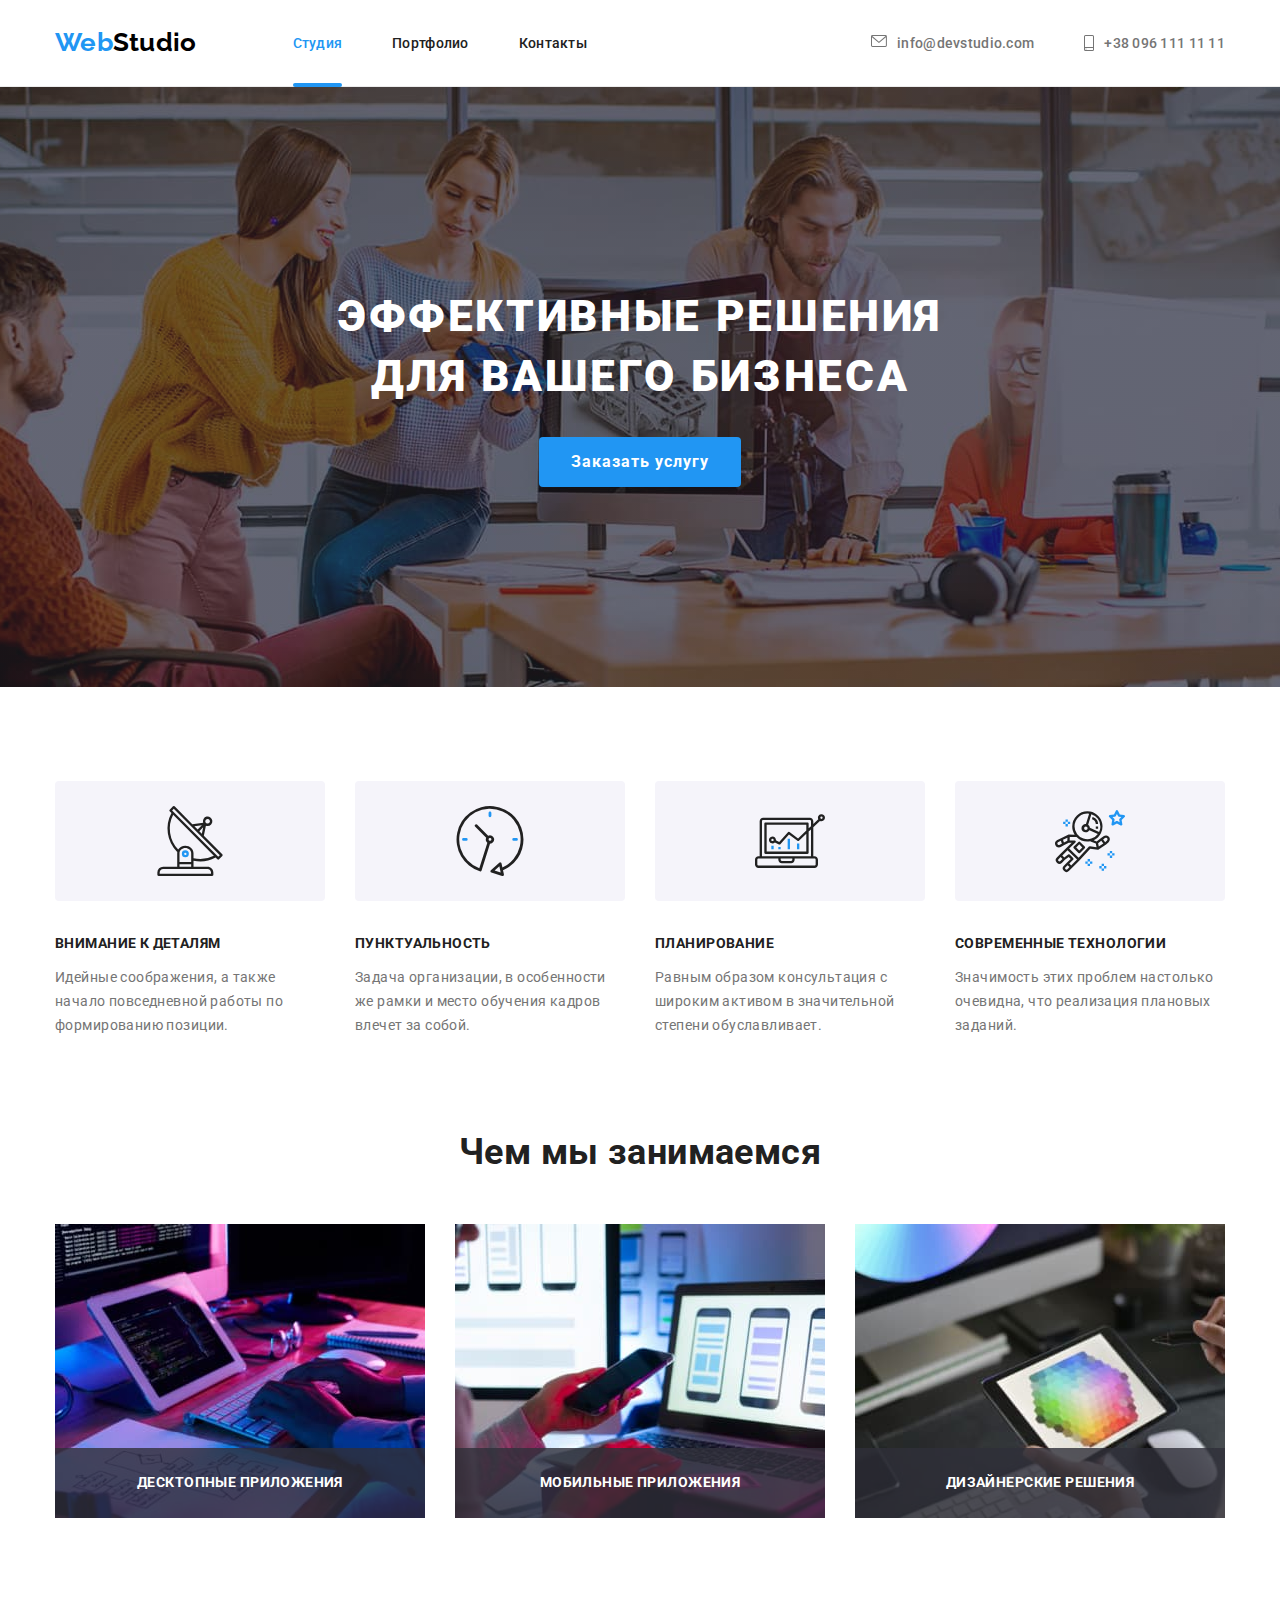
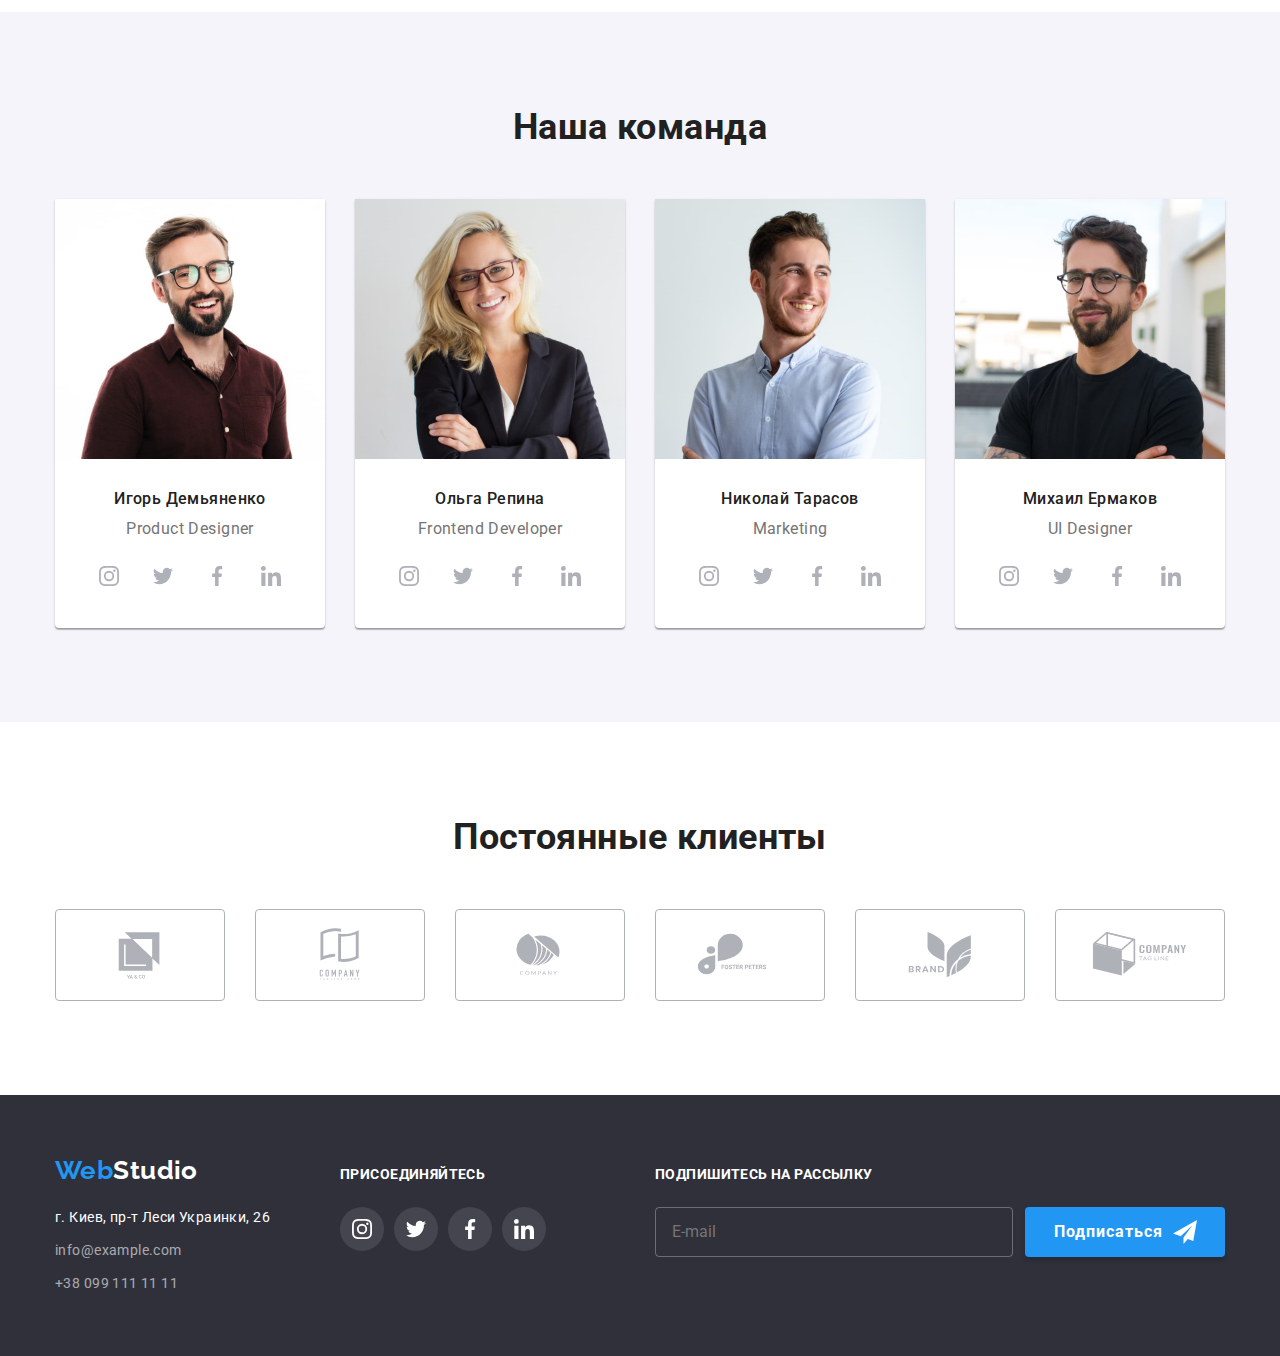
<file: index.html>
<!DOCTYPE html>
<html lang="ru">
<head>
    <meta charset="UTF-8">
    <meta http-equiv="X-UA-Compatible" content="IE=edge">
    <meta name="viewport" content="width=device-width, initial-scale=1.0">
    <title>Homework 1</title>
    <link 
        href="https://fonts.googleapis.com/css2?family=Raleway:wght@700&family=Roboto:wght@400;500;700;900&display=swap"
        rel="stylesheet">
    <link 
        rel="stylesheet" 
        href="https://cdnjs.cloudflare.com/ajax/libs/modern-normalize/1.1.0/modern-normalize.min.css">
    <link 
        rel="stylesheet" 
        href="./css/style.css">
    
</head>

<body>
    <!--Шапка сайту-->
    <header class="page-header">
        <div class="header-nav container">
            <a href="./index.html" lang="us" class="logo-link logo"> Web<span class="studio-header">Studio</span></a>
            <nav class="nav">
                <ul class="site-nav list">
                    <li>
                        <a class="link-nav current" href="#">Студия</a>
                    </li>
                    <li>
                        <a class="link-nav" href="./portfolio.html">Портфолио</a>
                    </li>
                    <li>
                        <a class="link-nav" href="#">Контакты</a>
                    </li>
                </ul>
            </nav>

            <div class="auth-nav">
                <a class="auth-link" href="mailto:info@devstudio.com">
                    <svg class="icon-contact" aria-hidden="true" width="16px" height="12px">
                        <use href="./images/sprite/icons.svg#icon-envelope"></use>
                    </svg>info@devstudio.com
                </a>

                <a class="auth-link" href="tel:+380961111111">
                    <svg class="icon-contact" aria-hidden="true" width="10px" height="16px">
                        <use href="./images/sprite/icons.svg#icon-smartphone"></use>
                    </svg>+38 096 111 11 11</a>
            </div>
        </div>
    </header>

    <main>
        <!--Герой-->
        <section class="hero">
            <div class="container">
                <h1 class="hero-title">Эффективные решения для вашего бизнеса</h1>
                <button class="button-hero button" type="button" data-modal-open>Заказать услугу</button>
            </div>
        </section>
        
        <!-- Наши преимущества -->
        <section class="section benefits">
            <div class="container">
                <h2 class="visually-hidden">Наши преимущества</h2>
                <ul class="benefits-list list">
                    <li class="text">
                        <div class="block-benefits">
                            <svg class="icon-benefits" aria-hidden="true" width="70" height="70">
                                <use href="./images/sprite/icons.svg#icon-antenna"></use>
                            </svg>
                        </div>
                        <h3 class="benefits-title">Внимание к деталям</h3>
                        <p>Идейные соображения, а также начало повседневной работы по формированию позиции.</p>
                    </li>

                    <li class="text">
                        <div class="block-benefits">
                            <svg class="icon-benefits" aria-hidden="true" width="70" height="70">
                                <use href="./images/sprite/icons.svg#icon-clock"></use>
                            </svg>
                        </div>
                        <h3 class="benefits-title">Пунктуальность</h3>
                        <p>Задача организации, в особенности же рамки и место обучения кадров влечет за собой.</p>
                    </li>

                    <li class="text">
                        <div class="block-benefits">
                            <svg class="icon-benefits" width="70" height="70">
                                <use href="./images/sprite/icons.svg#icon-diagram"></use>
                            </svg>
                        </div>
                        <h3 class="benefits-title">Планирование</h3>
                        <p>Равным образом консультация с широким активом в значительной степени обуславливает.</p>
                    </li>

                    <li class="text">
                        <div class="block-benefits">
                            <svg class="icon-benefits" width="70" height="70">
                                <use href="./images/sprite/icons.svg#icon-astronaut"></use>
                            </svg>
                        </div>
                        <h3 class="benefits-title">Современные технологии</h3>
                        <p>Значимость этих проблем настолько очевидна, что реализация плановых заданий.</p>
                    </li>
                </ul>
            </div>
        </section>
        
        <section class="section activity">
            <div class="container">
                <h3 class="activity-title">Чем мы занимаемся</h3>
                <ul class="activity-list list">
                    <div class="activity-block">
                        <li class="pic"><img src="./images/development.jpg" width="370" alt="Разработка"></li>
                        <h3 class="overlay-activity">Десктопные приложения</h3>
                    </div>

                    <div class="activity-block">
                        <li class="pic"><img src="./images/adaptive.jpg" width="370" alt="Адаптивность приложений"></li>
                        <h3 class="overlay-activity">Мобильные приложения</h3>
                    </div>

                    <div class="activity-block">
                        <li class="pic"><img src="./images/design.jpg" width="370" alt="Дизайн"></li>
                        <h3 class="overlay-activity">Дизайнерские решения</h3>
                    </div>
                </ul>
            </div>
        </section>
        
        <section class="section team">
            <div class="container">
                <h3 class="team-title">Наша команда</h3>
                <ul class="team-list list">
                    <li class="card">
                        <img src="./images/Product_Designer.jpg" width="270" height="260" alt="Product Designer Игорь Демьяненко">
                        <div class="text">
                            <h3 class="caption">Игорь Демьяненко</h3>
                            <p>Product Designer</p>
                            <ul class="social-list-team list">
                                <li class="social-link-team">
                                    <a href="#" class="icon-team-link">
                                        <svg class="icon-team" width="20" height="20">
                                            <use href="./images/sprite/icons.svg#icon-instagram-1"></use>
                                        </svg>
                                    </a>
                                </li>
                                <li class="social-link-team">
                                    <a href="#" class="icon-team-link">
                                        <svg class="icon-team" width="20" height="20">
                                            <use href="./images/sprite/icons.svg#icon-twitter-1"></use>
                                        </svg>
                                    </a>
                                </li>
                                <li class="social-link-team">
                                    <a href="#" class="icon-team-link">
                                        <svg class="icon-team" width="20" height="20">
                                            <use href="./images/sprite/icons.svg#icon-facebook-1"></use>
                                        </svg>
                                    </a>
                                </li>
                                <li class="social-link-team">
                                    <a href="#" class="icon-team-link">
                                        <svg class="icon-team" width="20" height="20">
                                            <use href="./images/sprite/icons.svg#icon-linkedin-1"></use>
                                        </svg>
                                    </a>
                                </li>
                            </ul>
                        </div>
                    </li>

                    <li class="card">
                        <img src="./images/Frontend_Developer.jpg" width="270" height="260" alt="Frontend Developer Ольга Репина">
                        <div class="text">
                            <h3 class="caption">Ольга Репина</h3>
                            <p>Frontend Developer</p>
                            <ul class="social-list-team list">
                                <li class="social-link-team">
                                    <a href="#" class="icon-team-link">
                                        <svg class="icon-team" width="20" height="20">
                                            <use href="./images/sprite/icons.svg#icon-instagram-1"></use>
                                        </svg>
                                    </a>
                                </li>
                                <li class="social-link-team">
                                    <a href="#" class="icon-team-link">
                                        <svg class="icon-team" width="20" height="20">
                                            <use href="./images/sprite/icons.svg#icon-twitter-1"></use>
                                        </svg>
                                    </a>
                                </li>
                                <li class="social-link-team">
                                    <a href="#" class="icon-team-link">
                                        <svg class="icon-team" width="20" height="20">
                                            <use href="./images/sprite/icons.svg#icon-facebook-1"></use>
                                        </svg>
                                    </a>
                                </li>
                                <li class="social-link-team">
                                    <a href="#" class="icon-team-link">
                                        <svg class="icon-team" width="20" height="20">
                                            <use href="./images/sprite/icons.svg#icon-linkedin-1"></use>
                                        </svg>
                                    </a>
                                </li>
                            </ul>
                        </div>
                    </li>

                    <li class="card">
                        <img src="./images/Marketing.jpg" width="270" height="260" alt="Marketing Николай Тарасов">
                        <div class="text">
                            <h3 class="caption">Николай Тарасов</h3>
                            <p>Marketing</p>
                            <ul class="social-list-team list">
                                <li class="social-link-team">
                                    <a href="#" class="icon-team-link">
                                        <svg class="icon-team" width="20" height="20">
                                            <use href="./images/sprite/icons.svg#icon-instagram-1"></use>
                                        </svg>
                                    </a>
                                </li>
                                <li class="social-link-team">
                                    <a href="#" class="icon-team-link">
                                        <svg class="icon-team" width="20" height="20">
                                            <use href="./images/sprite/icons.svg#icon-twitter-1""></use>
                                        </svg>
                                    </a>
                                </li>
                                <li class="social-link-team">
                                    <a href="#" class="icon-team-link">
                                        <svg class="icon-team" width="20" height="20">
                                            <use href="./images/sprite/icons.svg#icon-facebook-1"></use>
                                        </svg>
                                    </a>
                                </li>
                                <li class="social-link-team">
                                    <a href="#" class="icon-team-link">
                                        <svg class="icon-team" width="20" height="20">
                                            <use href="./images/sprite/icons.svg#icon-linkedin-1"></use>
                                        </svg>
                                    </a>
                                </li>
                            </ul>
                        </div>
                    </li>

                    <li class="card">
                        <img src="./images/UI_Designer.jpg" width="270" height="260" alt="UI Designer Михаил Ермаков">
                        <div class="text">
                            <h3 class="caption">Михаил Ермаков</h3>
                            <p>UI Designer</p>
                            <ul class="social-list-team list">
                                <li class="social-link-team">
                                    <a href="#" class="icon-team-link">
                                        <svg class="icon-team" width="20" height="20">
                                            <use href="./images/sprite/icons.svg#icon-instagram-1"></use>
                                        </svg>
                                    </a>
                                </li>
                                <li class="social-link-team">
                                    <a href="#" class="icon-team-link">
                                        <svg class="icon-team" width="20" height="20">
                                            <use href="./images/sprite/icons.svg#icon-twitter-1"></use>
                                        </svg>
                                    </a>
                                </li>
                                <li class="social-link-team">
                                    <a href="#" class="icon-team-link">
                                        <svg class="icon-team" width="20" height="20">
                                            <use href="./images/sprite/icons.svg#icon-facebook-1"></use>
                                        </svg>
                                    </a>
                                </li>
                                <li class="social-link-team">
                                    <a href="#" class="icon-team-link">
                                        <svg class="icon-team" width="20" height="20">
                                            <use href="./images/sprite/icons.svg#icon-linkedin-1"></use>
                                        </svg>
                                    </a>
                                </li>
                            </ul>
                        </div>
                    </li>
                </ul>
            </div>
        </section>

        <section class="section client">
            <div class="container">
                <h3 class="client-title">Постоянные клиенты</h3>
                <ul class="client-list list">
                    <li class="client-border">
                        <a href="#" class="client-link" aria-hidden="клиенты">
                            <svg width="106" height="60">
                                <use href="./images/sprite/icons.svg#icon-client-1"></use>
                            </svg>
                        </a>
                    </li>
                    <li class="client-border">
                        <a href="#" class="client-link" aria-hidden="клиенты">
                            <svg width="106" height="60">
                                <use href="./images/sprite/icons.svg#icon-client-2"></use>
                            </svg>
                        </a>
                    </li>
                    <li class="client-border">
                        <a href="#" class="client-link" aria-hidden="клиенты">
                            <svg width="106" height="60">
                                <use href="./images/sprite/icons.svg#icon-client-3"></use>
                            </svg>
                        </a>
                    </li>
                    <li class="client-border">
                        <a href="#" class="client-link" aria-hidden="клиенты">
                            <svg width="106" height="60">
                                <use href="./images/sprite/icons.svg#icon-client-4"></use>
                            </svg>
                        </a>
                    </li>
                    <li class="client-border">
                        <a href="#" class="client-link" aria-hidden="клиенты">
                            <svg width="106" height="60">
                                <Use href="./images/sprite/icons.svg#icon-client-5"></Use>
                            </svg>
                        </a>
                    </li>
                    <li class="client-border">
                        <a href="#" class="client-link" aria-hidden="клиенты">
                            <svg width="106" height="60">
                                <use href="./images/sprite/icons.svg#icon-client-6"></use>
                            </svg>
                        </a>
                    </li>
                </ul>
            </div>
        </section>
    </main>

        <!--Підвал сайту-->
    <footer class="footer">
        <div class="container footer-main">
            <div class="fotter-container">
                <a href="./index.html" lang="us" class="logo-link logo"> Web<span class="studio-footer">Studio</span></a>
                
                <address class="address">
                    <a class="link-white" href="#">г. Киев, пр-т Леси Украинки, 26</a>
                    <a class="link" href="mailto:info@example.com">info@example.com</a>
                    <a class="link" href="tel:+380991111111">+38 099 111 11 11</a>
                </address>
            </div>
            
            <div class="connection">
                <b class="connection-title">присоединяйтесь</b>
                <ul class="connection-list list">
                    <li class="connection-items ">
                        <a href="#" class="icon-connection-link">
                            <svg class="icon-connection" width="20" height="20">
                                <use href="./images/sprite/icons.svg#icon-instagram"></use>
                            </svg>
                        </a>
                    </li>
                    <li class="connection-items">
                        <a href="#" class="icon-connection-link">
                            <svg class="icon-connection" width="20" height="20">
                                <use href="./images/sprite/icons.svg#icon-twitter"></use>
                            </svg>
                        </a>
                    </li>
                    <li class="connection-items icon-fb">
                        <a href="#" class="icon-connection-link">
                            <svg class="icon-connection" width="20" height="20">
                                <use href="./images/sprite/icons.svg#icon-facebook"></use>
                            </svg>
                        </a>
                    </li>
                    <li class="connection-items icon-linkedin">
                        <a href="#" class="icon-connection-link">
                            <svg class="icon-connection" width="20" height="20">
                                <use href="./images/sprite/icons.svg#icon-linkedin"></use>
                            </svg>
                        </a>
                    </li>
                </ul>
            </div>

            <div class="signup">
                <b class="signup-title">Подпишитесь на рассылку</b>
                <div class="signup-form">
                    <input class="signup-input" type="email" name="email" placeholder="E-mail">

                    <button type="submit" class="button signup-button">Подписаться
                        <svg width="24" height="24" class="signup-icon">
                            <use href="./images/sprite/icons.svg#icon-send"></use>
                        </svg>
                    </button>
                </div>
            </div>
        </div>
    </footer>

    <div class="backdrop is-hidden" data-modal>
        <div class="modal-window">
            <button class="close-button" data-modal-close>
                <svg class="close-icon" width="18" height="18">
                    <use href="./images/sprite/icons.svg#icon-close-form"></use>
                </svg>
            </button>
        
            <form class="modal-form">
                <b class="modal-title">Оставьте свои данные, мы вам перезвоним</b>

                <div class="form-field">
                    <label for="username">Имя</label>
                    <div class="user-icon">
                        <svg class="form-field-icon" width="18" height="18">
                            <use href="./images/sprite/icons.svg#icon-person-black"></use>
                        </svg>
                        <input type="text" name="username" id="username">
                    </div>
                </div>

                <div class="form-field">
                    <label for="phone-number">Телефон</label>
                    <div class="user-icon">
                        <svg class="form-field-icon" width="18" height="18">
                            <use href="./images/sprite/icons.svg#icon-phone-black"></use>
                        </svg>
                        <input type="tel" name="phone-number" id="phone-number">
                    </div>
                </div>

                <div class="form-field">
                    <label for="email">Почта</label>
                    <div class="user-icon">
                        <svg class="form-field-icon" width="18" height="18">
                            <use href="./images/sprite/icons.svg#icon-email-black"></use>
                        </svg>
                        <input type="email" name="email" id="email">
                    </div>
                </div>

                <div class="form-field feedback">
                    <label for="feedback">Комментарий</label>
                    <textarea name="feedback" rows="5" placeholder="Введите текст" id="feedback"></textarea>
                </div>

                <label class="agreement-block">
                    <input 
                    type="checkbox" 
                    name="agreement" 
                    value="agreement"
                    class="agreement">
                    <svg class="checbox-icon" >
                        <use href="./images/sprite/icons.svg#icon-check"></use>
                    </svg>
                    <span> Соглашаюсь с рассылкой и принимаю
                        <a href="#" class="terms_of_the_contract"> Условия договора</a>
                    </span>
                </label>
                <button type="submit" class="button button-backdrop">Отправить</button>
            </form>
        </div>
    </div>

    <script src="./js/modal.js"></script>
</body>
</html>
</file>
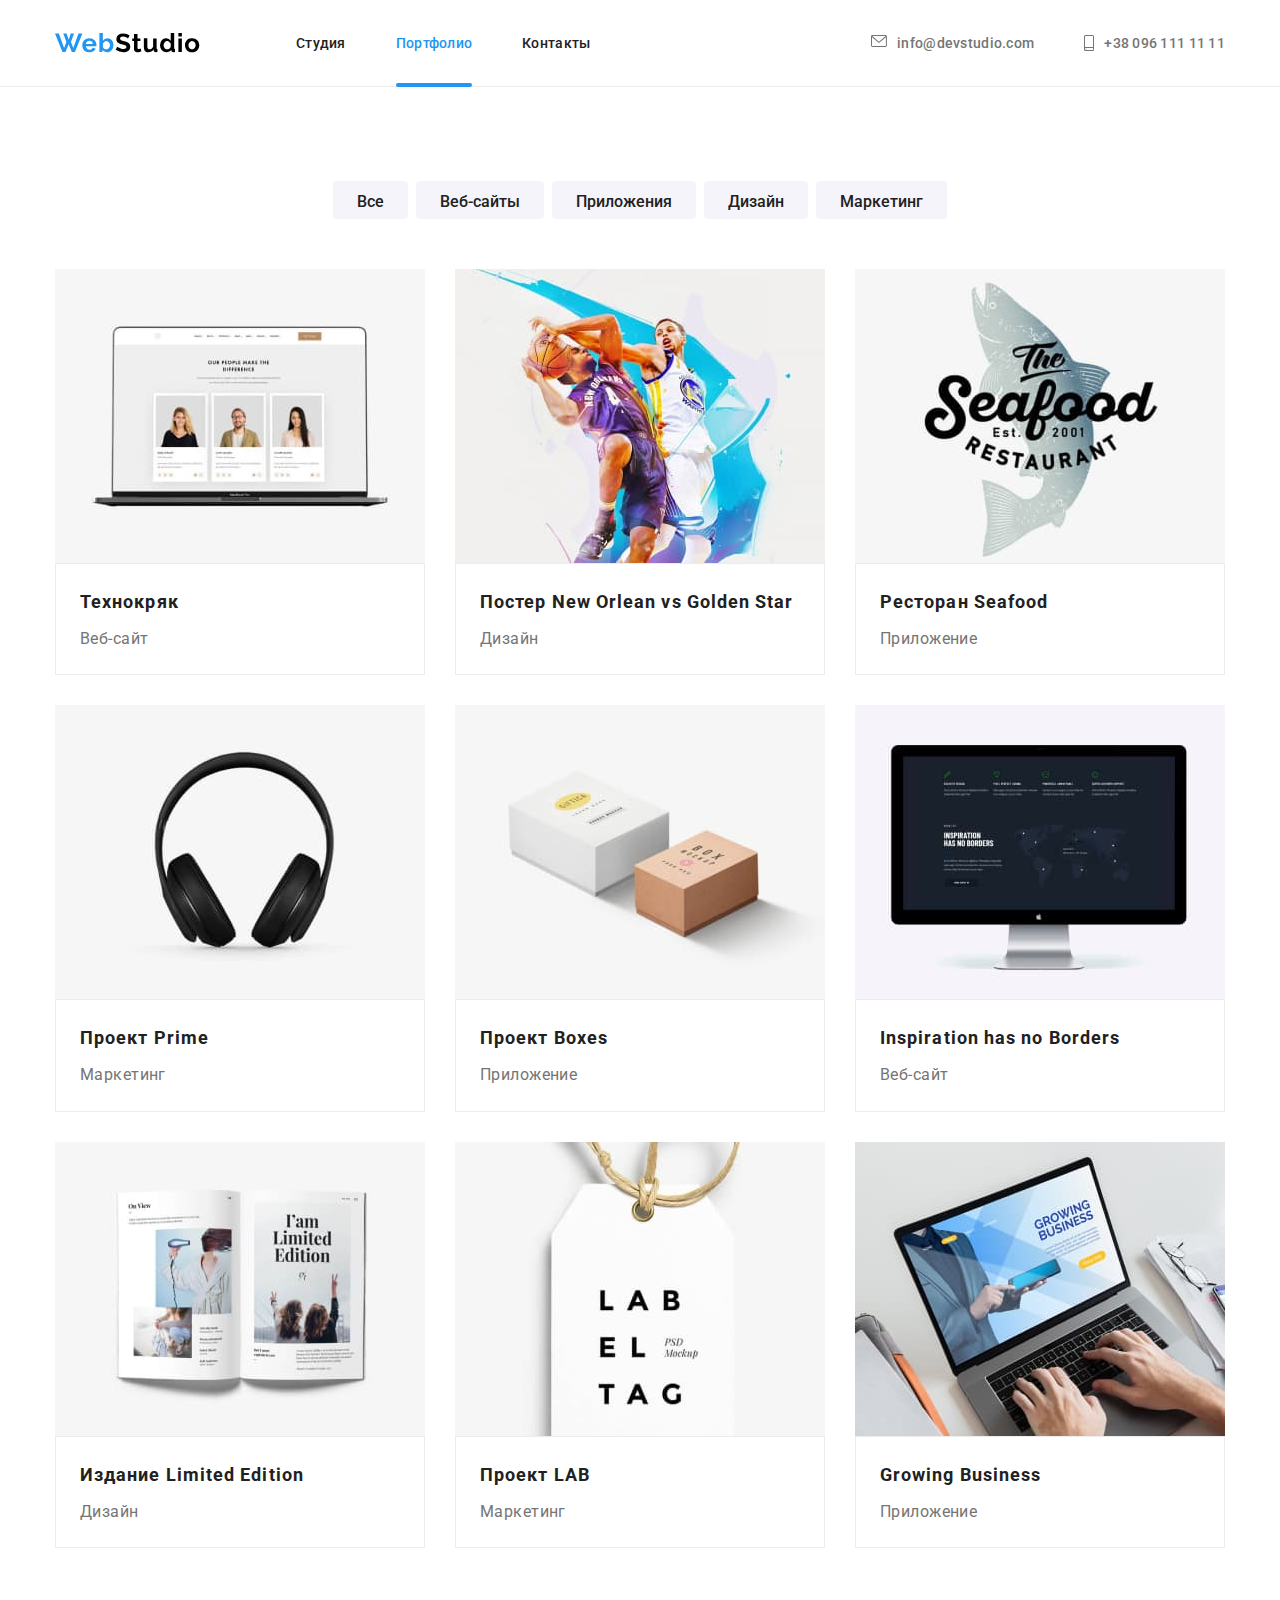
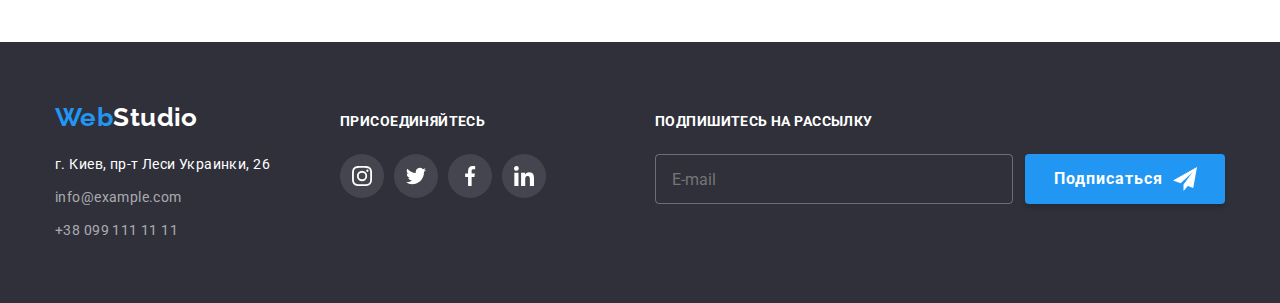
<file: portfolio.html>
<!DOCTYPE html>
<html lang="ru">
<head>
    <meta charset="UTF-8">
    <meta http-equiv="X-UA-Compatible" content="IE=edge">
    <meta name="viewport" content="width=device-width, initial-scale=1.0">
    <title>Homework 2</title>
    <link 
        href="https://fonts.googleapis.com/css2?family=Raleway:wght@700&family=Roboto:wght@400;500;700;900&display=swap"
        rel="stylesheet">
    <link 
        rel="stylesheet" 
        href="https://cdnjs.cloudflare.com/ajax/libs/modern-normalize/1.1.0/modern-normalize.min.css">
    <link 
        rel="stylesheet" 
        href="./css/style.css">
    
</head>

<body>
    <!--Шапка сайту-->
        <header class="page-header">
            <div class="header-nav container">
                <a href="./index.html">
                    <img class="logo" src="./images/logo.svg" alt="WebStudio">
                </a>
                <nav class="nav">
                    <ul class="site-nav list">
                        <li>
                            <a class="link-nav" href="./index.html">Студия</a>
                        </li>
                        <li>
                            <a class="link-nav current" href="#">Портфолио</a>
                        </li>
                        <li>
                            <a class="link-nav" href="#">Контакты</a>
                        </li>
                    </ul>
                </nav>

                <div class="auth-nav">
                    <a class="auth-link" href="mailto:info@devstudio.com">
                        <svg class="icon-contact" aria-hidden="true" width="16px" height="12px">
                            <use href="./images/sprite/icons.svg#icon-envelope"></use>
                        </svg>info@devstudio.com</a>

                    <a class="auth-link" href="tel:+380961111111">
                        <svg class="icon-contact" aria-hidden="true" width="10px" height="16px">
                            <use href="./images/sprite/icons.svg#icon-smartphone"></use>
                        </svg>+38 096 111 11 11</a>
                </div>
            </div>
        </header>

    <!--Унікальний контекст-->
    <main>
        <h1 class="visually-hidden">Портфолио</h1>
        
        <section class="section">
            <div class="container">
                <ul class="filter-nav list">
                    <li class="item">
                        <button class="button filter" type="button">Все</button>
                    </li>
                    <li class="item">
                        <button class="button filter" type="button">Веб-сайты</button>
                    </li>
                    <li class="item">
                        <button class="button filter" type="button">Приложения</button>
                    </li>
                    <li class="item">
                        <button class="button filter" type="button">Дизайн</button>
                    </li>
                    <li class="item">
                        <button class="button filter" type="button">Маркетинг</button>
                    </li>
                </ul>
            </div>

            <div class="container">
                <ul class="filter-main list">
                    <li class="filter-list">
                        <div class="filter-img">
                            <img src="./images/Технокряк.jpg" width="370" alt="веб-сайт: Технокряк">
                        
                            <div class="portfolio-overlay"> 
                                <p class="overlay-filter">Ресурс предлагает комплексные предложения с разным уровнем функционала и сервисов. Все это позволит посетителю получить
                                исчерпывающие сведения о компании или частном лице.</p> 
                            </div>
                        </div>
                        <div class="filter-text">
                            <h2 class="title">Технокряк</h2>
                            <p>Веб-сайт</p>
                        </div>
                    </li>

                    <li class="filter-list">
                        <div class="filter-img">
                            <img src="./images/Постер_New_Orlean_vs_Golden_Star.jpg" width="370" alt="дизайн: постер New Orlean vs Golden Star">

                            <div class="portfolio-overlay"> 
                                <p class="overlay-filter">Ресурс предлагает комплексные предложения с разным уровнем функционала и сервисов. Все это позволит посетителю получить
                                исчерпывающие сведения о компании или частном лице.</p> 
                            </div>
                        </div>
                        <div class="filter-text">
                            <h2 class="title">Постер New Orlean vs Golden Star</h2>
                            <p>Дизайн</p>
                        </div>
                    </li>

                    <li class="filter-list">
                        <div class="filter-img">
                            <img src="./images/Ресторан_Seafood.jpg" width="370" alt="Приложение: Ресторан Seafood">

                            <div class="portfolio-overlay"> 
                                <p class="overlay-filter">Ресурс предлагает комплексные предложения с разным уровнем функционала и сервисов. Все это позволит посетителю получить
                                исчерпывающие сведения о компании или частном лице.</p> 
                            </div>
                        </div>
                        <div class="filter-text">
                            <h2 class="title">Ресторан Seafood</h2>
                            <p>Приложение</p>
                        </div>
                    </li>

                    <li class="filter-list">
                        <div class="filter-img">
                            <img src="./images/Проект_Prime.jpg" width="370" alt="Маркетинг: Проект Prime">

                            <div class="portfolio-overlay"> 
                                <p class="overlay-filter">Ресурс предлагает комплексные предложения с разным уровнем функционала и сервисов. Все это позволит посетителю получить
                                исчерпывающие сведения о компании или частном лице.</p> 
                            </div>
                        </div>
                        <div class="filter-text">
                            <h2 class="title">Проект Prime</h2>
                            <p>Маркетинг</p>
                        </div>
                    </li>

                    <li class="filter-list">
                        <div class="filter-img">
                            <img src="./images/Проект_Boxes.jpg" width="370" alt="приложение: Проект Boxes">

                            <div class="portfolio-overlay"> 
                                <p class="overlay-filter">Ресурс предлагает комплексные предложения с разным уровнем функционала и сервисов. Все это позволит посетителю получить
                                исчерпывающие сведения о компании или частном лице.</p> 
                            </div>
                        </div>
                        <div class="filter-text">
                            <h2 class="title">Проект Boxes</h2>
                            <p>Приложение</p>
                        </div>
                    </li>

                    <li class="filter-list">
                        <div class="filter-img">
                            <img src="./images/Inspiration_has_no_Borders.jpg" width="370" alt="веб-сайт: Inspiration has no Borders">

                            <div class="portfolio-overlay"> 
                                <p class="overlay-filter">Ресурс предлагает комплексные предложения с разным уровнем функционала и сервисов. Все это позволит посетителю получить
                                исчерпывающие сведения о компании или частном лице.</p> 
                            </div>
                        </div>
                        <div class="filter-text">
                            <h2 class="title">Inspiration has no Borders</h2>
                            <p>Веб-сайт</p>
                        </div>
                    </li>

                    <li class="filter-list">
                        <div class="filter-img">
                            <img src="./images/Издание_Limited_Edition.jpg" width="370" alt="Дизайн: Издание Limited Edition">

                            <div class="portfolio-overlay"> 
                                <p class="overlay-filter">Ресурс предлагает комплексные предложения с разным уровнем функционала и сервисов. Все это позволит посетителю получить
                                исчерпывающие сведения о компании или частном лице.</p> 
                            </div>
                        </div>
                        <div class="filter-text">
                            <h2 class="title">Издание Limited Edition</h2>
                            <p>Дизайн</p>
                        </div>
                    </li>

                    <li class="filter-list">
                        <div class="filter-img">
                            <img src="./images/Проект_LAB.jpg" width="370" alt="Маркетинг: Проект LAB">

                            <div class="portfolio-overlay"> 
                                <p class="overlay-filter">Ресурс предлагает комплексные предложения с разным уровнем функционала и сервисов. Все это позволит посетителю получить
                                исчерпывающие сведения о компании или частном лице.</p> 
                            </div>
                        </div>
                        <div class="filter-text">
                            <h2 class="title">Проект LAB</h2>
                            <p>Маркетинг</p>
                        </div>
                    </li>

                    <li class="filter-list">
                        <div class="filter-img">
                            <img src="./images/Growing_Business.jpg" width="370" alt="Приложение: Growing Business">
                            
                            <div class="portfolio-overlay"> 
                                <p class="overlay-filter">Ресурс предлагает комплексные предложения с разным уровнем функционала и сервисов. Все это позволит посетителю получить
                                исчерпывающие сведения о компании или частном лице.</p> 
                            </div>
                        </div>
                        <div class="filter-text">
                            <h2 class="title">Growing Business</h2>
                            <p>Приложение</p>
                        </div>
                    </li>
                </ul>
            </div>
        </section>
    </main>

    <!--Підвал сайту-->
        <footer class="footer">
            <div class="container footer-main">
                <div class="fotter-container">
                    <a href="./index.html" lang="us" class="logo-link logo"> Web<span class="studio-footer">Studio</span></a>

                    <address class="address">
                        <a class="link-white" href="#">г. Киев, пр-т Леси Украинки, 26</a>
                        <a class="link" href="mailto:info@example.com">info@example.com</a>
                        <a class="link" href="tel:+380991111111">+38 099 111 11 11</a>
                    </address>
                </div>
                
                <div class="connection">
                    <h3 class="connection-title">присоединяйтесь</h3>
                    <ul class="connection-list list">
                        <li class="connection-items ">
                            <a href="#" class="icon-connection-link">
                                <svg class="icon-connection" width="20" height="20">
                                    <use href="./images/sprite/icons.svg#icon-instagram"></use>
                                </svg>
                            </a>
                        </li>
                        <li class="connection-items">
                            <a href="#" class="icon-connection-link">
                                <svg class="icon-connection" width="20" height="20">
                                    <use href="./images/sprite/icons.svg#icon-twitter"></use>
                                </svg>
                            </a>
                        </li>
                        <li class="connection-items icon-fb">
                            <a href="#" class="icon-connection-link">
                                <svg class="icon-connection" width="20" height="20">
                                    <use href="./images/sprite/icons.svg#icon-facebook"></use>
                                </svg>
                            </a>
                        </li>
                        <li class="connection-items icon-linkedin">
                            <a href="#" class="icon-connection-link">
                                <svg class="icon-connection" width="20" height="20">
                                    <use href="./images/sprite/icons.svg#icon-linkedin"></use>
                                </svg>
                            </a>
                        </li>
                    </ul>
                </div>

                <div class="signup">
                    <b class="signup-title">Подпишитесь на рассылку</b>
                    <div class="signup-form">
                        <input class="signup-input" type="email" name="email" placeholder="E-mail">
                
                        <button type="submit" class="button signup-button">Подписаться
                            <svg width="24" height="24" class="signup-icon">
                                <use href="./images/sprite/icons.svg#icon-send"></use>
                            </svg>
                        </button>
                    </div>
                </div>
            </div>
        </footer>
</body>
</html>
</file>
<file: css/style.css>
:root {
    --main-text-color: #757575;
    --title-text-color: #212121;
    --accent-text-color: #2196f3;
    --white-color: #ffffff;
    --minor-bg-color: #2f303a;
    --bgc-team-section: #f5f4fa;
    --color-black: #000000;
    --hero-btn-hover: #188CE8;
    --icon-color: #afb1b8;

    /* rgba */

    --hero-bgc: rgba(196, 196, 196, 1);
    --footer-color: rgba(255, 255, 255, 0.6);
    --color-placeholder: rgba(117, 117, 117, 0.5);
}

html {
    box-sizing: border-box;
}

*, 
*::before, 
*::after {
    box-sizing: inherit;
}

:focus {
    outline: none;
}

body {
    background-color: var(--white-color) ;
    color: var(--main-text-color);
    font-family: Roboto, sans-serif;
    font-size: 14px;
    font-weight: normal;
    font-style: normal;
    letter-spacing: 0.03em;
}

h1,h2,h3,h4,h5,h6 {
    color: var(--title-text-color);
    margin-top: 0;
    margin-bottom: 0;
}

p,ul {
    margin-top: 0;
    margin-bottom: 0;
}

a {
    text-decoration: none;
    color: inherit;
}

img {
    display: block;
    max-width: 100%;
    height: auto;
}

.visually-hidden {
    position: absolute;
    width: 1px;
    height: 1px;
    max-width: -1px;
    border: 0;
    padding: 0;
    clip: rect(0 0 0 0);
    overflow: hidden;
}

.address {
    font-style: normal;
}

.section {
    padding-top: 94px;
    padding-bottom: 94px;
}

/* container */

.container {
    width: 1200px;
    padding-left: 15px;
    padding-right: 15px;
    margin-left: auto;
    margin-right: auto;
    text-align: center;
}

.list {
    list-style: none;
    padding-left: 0;
    margin: 0;
}

/* HEADER */

.header-nav {
    background-color: var(--white-color);
    font-weight: 500;
    letter-spacing: 0.02em;
    display: flex;
    align-items: center;
}

.page-header {
    border-bottom: 1px solid #ececec;
}

/* logo */

.logo {
    font-family: Raleway, sans-serif;
    font-size: 26px;
    font-weight: bold;
    line-height: 1.2;
}

.logo-link {
    color: var(--accent-text-color);
}

.studio-header {
    color: var(--color-black);
}

.studio-footer {
    color: var(--white-color);
}

/* nav */

.site-nav {
    display: flex;
    padding-left: 0;
    margin-left: 96px;
}

.link-nav {
    position: relative;

    color: var(--title-text-color);
    display: block;
    padding-top: 32px;
    padding-bottom: 32px;
    cursor: pointer;

    transition: color 250ms cubic-bezier(0.4, 0, 0.2, 1);
}

.site-nav :not(:last-child) {
    margin-right: 50px;
}

.auth-nav {
    display: flex;
    margin-left: auto;
}

.auth-link:hover,
.auth-link:focus {
    color: var(--accent-text-color);
}

.auth-link:hover .icon-contact,
.auth-link:focus .icon-contact {
    fill: var(--accent-text-color);
}

.auth-nav .auth-link + .auth-link {
    margin-left: 50px;
}

.auth-link {
    color: var(--main-text-color);
    padding-top: 35px;
    padding-bottom: 35px;
    display: flex;

    transition: color 250ms cubic-bezier(0.4, 0, 0.2, 1);
}

.link-nav:hover,
.link-nav:focus {
    color: var(--accent-text-color);
}

.current::after {
    position: absolute;
    bottom: 0;
    left: 0;

    content: ' ';
    Width: 100%;
    Height: 4px;
    background-color: var(--accent-text-color);
    border-radius: 2px;

    transform: translateY(100%);
}

.link-nav.current {
    color: var(--accent-text-color);
}

.icon-contact {
    fill: var(--main-text-color);
    margin-right: 10px;
    transition: fill 250ms cubic-bezier(0.4, 0, 0.2, 1);
}
/* HERO */

.hero {
    background-image: linear-gradient(
        to right,
        rgba(47, 48, 58, 0.4),
        rgba(47, 48, 58, 0.4)),
        url("../images/fon.jpg");
    background-color: var(--hero-bgc);
    background-position: center;
    background-size: cover;
    background-repeat: no-repeat;

    margin: 0 auto;
    letter-spacing: 0.06em;
    padding-top: 200px;
    padding-bottom: 200px;
    max-width: 1600px;
    height: 600px;
}

.hero-title {
    color: var(--white-color);
    font-size: 44px;
    font-weight: 900;
    text-transform: uppercase;
    width: 696px;
    letter-spacing: 0.06em;
    line-height: 1.36;
    
    margin-bottom: 30px;
    margin-left: auto;
    margin-right: auto;
}

/* button */

.button {
    font-size: 16px;
    cursor: pointer;
    font-family: Roboto, sans-serif;
    border-radius: 4px;
    text-align: center;
    border: none;
    min-width: 73px;
}

.button-hero,
.signup-button {
    font-weight: bold;
    line-height: 1.9;
    letter-spacing: 0.06em;
    background-color: var(--accent-text-color);
    color: var(--white-color);
    padding: 10px 32px;
    min-width: 200px;
    box-shadow: 0px 4px 4px rgba(0, 0, 0, 0.15);

    transition: background-color 250ms cubic-bezier(0.4, 0, 0.2, 1),
            box-shadow 250ms cubic-bezier(0.4, 0, 0.2, 1);
}

.button-hero:hover,
.button-hero:focus,
.signup-button:hover,
.signup-button:focus {
    background-color: var(--hero-btn-hover);
}

/* main index.html */
/* benefits */

.benefits {
    padding-bottom: 0;
} 

.benefits-title,
.connection-title,
.signup-title {
    font-weight: bold;
    font-size: 14px;
    text-transform:uppercase;
    margin-bottom: 10px;
}

.benefits-list {
    display: flex;
    text-align: left;
    line-height: 24px;
}

.benefits .text {
    width: 270px;
}

/* benefits icons */

.benefits-list .text + .text {
    margin-left: 30px;
}

.block-benefits {
    display: flex;
    width: 270px;
    height: 120px;
    justify-content: center;
    align-items: center;

    border-radius: 4px;
    background-color: var(--bgc-team-section);
    
    margin-bottom: 30px;
}

/* activity */

.activity-title,
.team-title,
.client-title {
    font-size: 36px;
    text-align: center;
    line-height: 1.2;
    margin-bottom: 50px;
}

.activity-block {
    position: relative;
}

.overlay-activity {
    font-weight: 700;
    font-size: 14px;
    line-height: 1.14;
    text-align: center;
    letter-spacing: 0.03em;
    text-transform: uppercase;
    color: var(--white-color);
    background: rgba(47, 48, 58, 0.8);
    padding: 27px 82px;
    position: absolute;
    bottom: 0;
    width: 100%;
}

.activity-list {
    display: flex;
    justify-content: center;
}

.activity-list .activity-block + .activity-block {
    margin-left: 30px;
}

/* team */

.team {
    background-color: var(--bgc-team-section);
}

.team-list {
    display: flex;
}

.team,
.caption {
    font-size: 16px;
    line-height: 1.2;
}

.caption {
    font-weight: 500;
    margin-bottom: 10px;
    margin-top: 30px;
}

/* team card */

.card {
    box-shadow: 0px 1px 3px rgba(0, 0, 0, 0.12), 0px 1px 1px rgba(0, 0, 0, 0.14), 0px 2px 1px rgba(0, 0, 0, 0.2);
    border-radius: 0px 0px 4px 4px;
    background-color: var(--white-color);
}

.team-list .card + .card {
    margin-left: 30px;
}

/* icons team */

.social-list-team {
    display: flex;
    justify-content: center;
    padding-top: 16px;
    padding-bottom: 30px;
}

.social-link-team:not(:last-child) {
    margin-right: 10px;
}

.icon-team-link:hover,
.icon-team-link:focus {
    background-color: var(--accent-text-color);
}

.icon-team {
    fill: var(--icon-color);

    transition: fill 250ms cubic-bezier(0.4, 0, 0.2, 1),
        borsrd-radius 250ms cubic-bezier(0.4, 0, 0.2, 1);
}

.icon-team-link {
    width: 44px;
    height: 44px;
    border-radius: 50%;
    display: flex;
    align-items: center;
    justify-content: center;

    transition-property: background-color, border-radius;
    transition-duration: 250ms;
    transition-timing-function: cubic-bezier(0.4, 0, 0.2, 1);
}

.icon-team-link:hover .icon-team,
.icon-team-link:focus .icon-team {
    fill: var(--white-color);
}

/* clients section */

.client-list {
    display: flex;
    justify-content: space-between;
}

.client-link {
    display: flex;
    align-items: center;
    justify-content: center;

    width: 170px;
    height: 92px;
    fill: var(--icon-color);
    border-radius: 4px;
    border: 1px solid var(--icon-color);

    transition: fill 250ms cubic-bezier(0.4, 0, 0.2, 1),
        border 250ms cubic-bezier(0.4, 0, 0.2, 1)
}

.client-link:focus,
.client-link:hover {
    fill: var(--accent-text-color);
    border: 1px solid var(--accent-text-color);;
}

/* портфоліо */

/* Filter section */

/* fiter button */

.filter {
    font-weight: 500;
    line-height: 1.6;
    background-color: var(--bgc-team-section);
    color: var(--title-text-color);
    height: 38px;
    padding: 6px 22px;
    border: 2px solid transparent;

    transition: color 250ms cubic-bezier(0.4, 0, 0.2, 1),
        background-color 250ms cubic-bezier(0.4, 0, 0.2, 1),
        box-shadow 250ms cubic-bezier(0.4, 0, 0.2, 1);
}


.filter-nav {
    display: flex;
    padding-left: 0;
    justify-content: center;
    margin-bottom: 50px;
}

.filter-nav .item +.item {
    margin-left: 8px;
}

.filter:hover,
.filter:focus {
    background-color: var(--accent-text-color);
    color: var(--white-color);
    border-radius: 4px;
    box-shadow: 0px 3px 1px rgba(0, 0, 0, 0.1),
        0px 1px 2px rgba(0, 0, 0, 0.08),
        0px 2px 2px rgba(0, 0, 0, 0.12);
}

/* filter main */

.filter-main {
    font-size: 16px;
    line-height: 1.9;
    text-align: left;
    display: flex;
    flex-wrap: wrap;
}

.filter-list:hover,
.filter-list:focus {
    box-shadow: 0px 1px 1px rgba(0, 0, 0, 0.12), 
        0px 4px 4px rgba(0, 0, 0, 0.06), 
        1px 4px 6px rgba(0, 0, 0, 0.16);
}

.filter-main .title {
    letter-spacing: 0.06em;
    font-weight: 700;
    font-size: 18px;
    line-height: 2;
    margin-bottom: 4px;
}

.filter-list {
    width: 370px;
    margin-right: 30px;
    margin-bottom: 30px;

    transition: box-shadow 250ms cubic-bezier(0.4, 0, 0.2, 1);
}

.filter-main .filter-list:nth-child(3n) {
    margin-right: 0;
}

.filter-main .filter-list:nth-last-child(-n+3) {
    margin-bottom: 0;
}

.filter-list .filter-text {
    padding: 20px 24px;
    border: 1px solid #ECECEC;
}

/* filter overlay */

.filter-img {
    position: relative;
    overflow: hidden;
}

.overlay-filter {
    font-weight: 400;
    font-size: 18px;
    line-height: 1.56;
    letter-spacing: 0.03em;
    padding: 63px 24px;

    color: var(--white-color);
    background: rgba(33, 150, 243, 0.9);
}

.portfolio-overlay {
    position: absolute;
    left: 0;
    top: 0;
    transform: translateY(100%);

    transition-property: transform;
    transition-duration: 250ms;
    transition-timing-function: cubic-bezier(0.4, 0, 0.2, 1);
}

.filter-list:hover .portfolio-overlay,
.filter-list:focus .portfolio-overlay {
    opacity: 0.9;
    background-color: var(--accent-text-color);
    transform: translateY(0);
}

/* FOOTER */

.footer {
    background-color: var(--minor-bg-color);
    line-height: 1.7;
    padding-top: 60px;
    padding-bottom: 60px;
}

.fotter-container {
    text-align: left;
}

.footer .logo {
    display: block;
    margin-bottom: 20px;
}

.address {
    display: flex;
    flex-direction: column;

    transition: color 250ms cubic-bezier(0.4, 0, 0.2, 1);
}

.address .link + .link {
    margin-top: 9px;
}

.address .link {
    color: var(--footer-color);
}

.address .link-white {
    color: var(--white-color);
    margin-bottom: 9px;
}

.address :hover,
.address :focus {
    color: var(--accent-text-color);
}

/* connection section */

.connection {
    text-align: left;
    margin-left: 70px;
}

.connection-title,
.signup-title {
    display: block;
    color: var(--white-color);
    margin-bottom: 20px;
}

.icon-connection-link {
    display: flex;
    justify-content: center;
    align-items: center;

    width: 44px;
    height: 44px;
    border-radius: 50%;
    background: rgba(255, 255, 255, 0.1);

    transition: background-color 250ms cubic-bezier(0.4, 0, 0.2, 1);
}

.icon-connection-link:hover,
.icon-connection-link:focus {
    background-color: var(--accent-text-color);
}

.icon-connection {
    fill: var(--white-color);
}

.connection-list {
    display: flex;
    justify-content: center;
}

.connection-list .connection-items + .connection-items {
    margin-left: 10px;
}

.footer-main {
    display: flex;
    align-items: baseline;
}

/* signup-section */

.signup {
    text-align: left;
    width: 570px;
    right: 0;
    margin-left: auto;
}

.signup-form {
    display: flex;
}

.signup-input {
    margin: 0;
    padding: 15px 16px;
    height: 50px;
    width: 100%;
    font-size: 16px;

    border-radius: 4px;
    border: 1px solid rgba(255, 255, 255, 0.3);
    background-color: transparent;
    color: var(--white-color);
}

.signup-input:hover,
.signup-input:focus {
    border-color: var(--accent-text-color);
    cursor: pointer;
}

.signup-button {
    padding: 10px 28px 10px 29px;
    margin-left: 12px;
    display: flex;
    align-items: center;
    justify-content: space-between;
}

.signup-icon {
    fill: var(--white-color);
}

/* modal window */

.backdrop {
    position: fixed;
    top: 0;
    left: 0;
    width: 100%;
    height: 100%;
    background-color: rgba(0, 0, 0, 0.2);

    transition: opacity 250ms cubic-bezier(0.4, 0, 0.2, 1),
        visibility 250ms cubic-bezier(0.4, 0, 0.2, 1);
}

.backdrop.is-hidden {
    opacity: 0;
    visibility: hidden;
    pointer-events: none;
}

.backdrop.is-hidden .modal-window {
    transform: translate(-50%, -50%) scale(1.1);
}

.modal-window {
    position: absolute;
    top: 50%;
    left: 50%;
    transform: translate(-50%, -50%) scale(1);
    
    min-width: 528px;
    min-height: 581px;

    background-color: var(--white-color);
    border-radius: 4px;
    box-shadow: 0px 1px 3px rgba(0, 0, 0, 0.12), 
        0px 1px 1px rgba(0, 0, 0, 0.14), 
        0px 2px 1px rgba(0, 0, 0, 0.2);
    transition: transform 250ms cubic-bezier(0.4, 0, 0.2, 1);
}

/* close icon modal*/

.close-button {
    position: absolute;
    top: 8px;
    right: 8px;

    width: 30px;
    height: 30px;
    border: 1px solid rgba(0, 0, 0, 0.1);
    background-color: var(--white-color);
    border-radius: 50%;

    display: flex;
    justify-content: center;
    align-items: center;
    cursor: pointer;
}

.close-button:hover .close-icon {
    fill: var(--accent-text-color);
}

.close-icon {
    fill: var(--color-black);
}

/* modal-form */

.modal-form {
    text-align: center;
    padding: 40px 40px;
    color: var(--main-text-color);
}

.form-field {
    display: flex;
    flex-direction: column;
    text-align: left;
    margin-bottom: 10px;
    font-size: 12px;
    line-height: 1.2em;
    letter-spacing: 0.01em;
}

.form-field label {
    margin-bottom: 4px;
    color: var(--main-text-color);
}

.form-field input {
    height: 40px;
    width: 100%;
    margin: 0;
    padding: 11px 12px 11px 42px;
    border: 1px solid rgba(33, 33, 33, 0.2);
    border-radius: 4px;
    font-size: 16px;

    transition: border-color 250ms cubic-bezier(0.4, 0, 0.2, 1);
}

.feedback {
    width: 100%;
    margin-bottom: 20px;
}

.feedback textarea {
    min-height: 120px;
    border: 1px solid rgba(33, 33, 33, 0.2);
    border-radius: 4px;
    resize: none;
    padding: 12px 16px;
    font-size: 16px;

    transition: border-color 250ms cubic-bezier(0.4, 0, 0.2, 1);
}

.feedback textarea::placeholder {
    color: var(--color-placeholder);
    font-size: 12px;
}

.modal-title {
    display: block;
    margin-bottom: 12px;
    line-height: 1.15;
    font-size: 20px;
    letter-spacing: 0.03em;
    color: var(--title-text-color);
}

.button-backdrop {
    margin: 0;
    font-weight: bold;
    line-height: 1.9;
    background-color: var(--accent-text-color);
    color: var(--white-color);
    padding: 10px 56px;
    min-width: 200px;
    box-shadow: 0px 4px 4px rgba(0, 0, 0, 0.15);

    transition: background-color 250ms cubic-bezier(0.4, 0, 0.2, 1),
        box-shadow 250ms cubic-bezier(0.4, 0, 0.2, 1);
}

.terms_of_the_contract {
    text-decoration: underline;
    line-height: 1.7;
    color: var(--accent-text-color);
}

/* icon form */

.form-field-icon {
    position: absolute;
    fill: var(--title-text-color);
    margin: 11px 12px;  

    transition: fill 250ms cubic-bezier(0.4, 0, 0.2, 1);
}

.user-icon {
    position: relative;
}

.form-field input:hover,
.form-field input:focus {
    border-color: var(--accent-text-color);
    cursor: pointer;
}

.form-field textarea:hover,
.form-field textarea:focus {
    border-color: var(--accent-text-color);
    cursor: pointer;
}

.user-icon:hover .form-field-icon {
    fill: var(--accent-text-color);
}

.user-icon:focus-within > .form-field-icon {
    fill: var(--accent-text-color);
}

.agreement {
    -webkit-appearance: none;
    -moz-appearance: none;
    appearance: none;
}

.checbox-icon {
    /* display: inline-block; */
    width: 16px;
    height: 15px;
    border: 2px solid var(--title-text-color);
    border-radius: 2px;
    margin-right: 7px;
    fill: var(--white-color);

    transition: border 250ms cubic-bezier(0.4, 0, 0.2, 1),
        background-color 250ms cubic-bezier(0.4, 0, 0.2, 1);
}

.agreement-block {
    display: flex;
    justify-content: center;
    align-items: center;
    margin-bottom: 30px;
    line-height: 1.7em;
}

.agreement:checked + .checbox-icon {
    background-color: var(--accent-text-color);
    border: 0;
}
</file>
